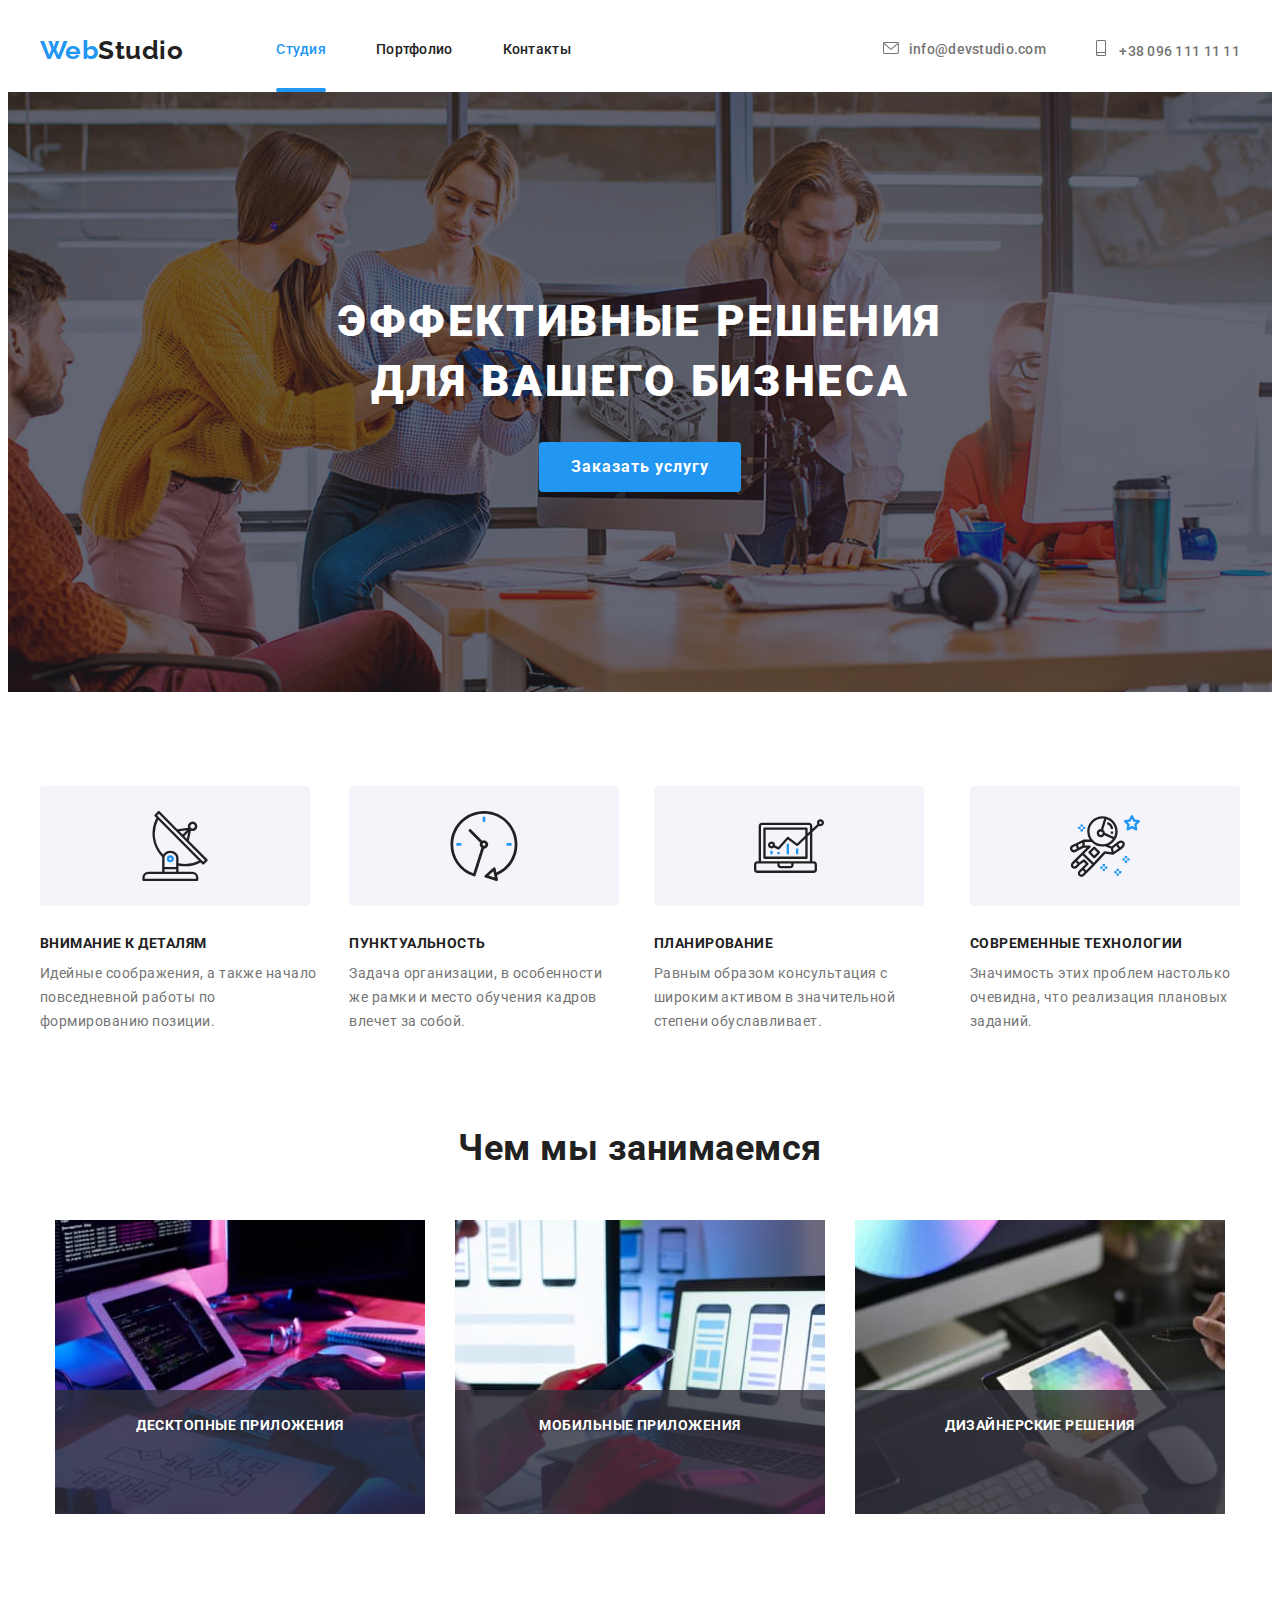
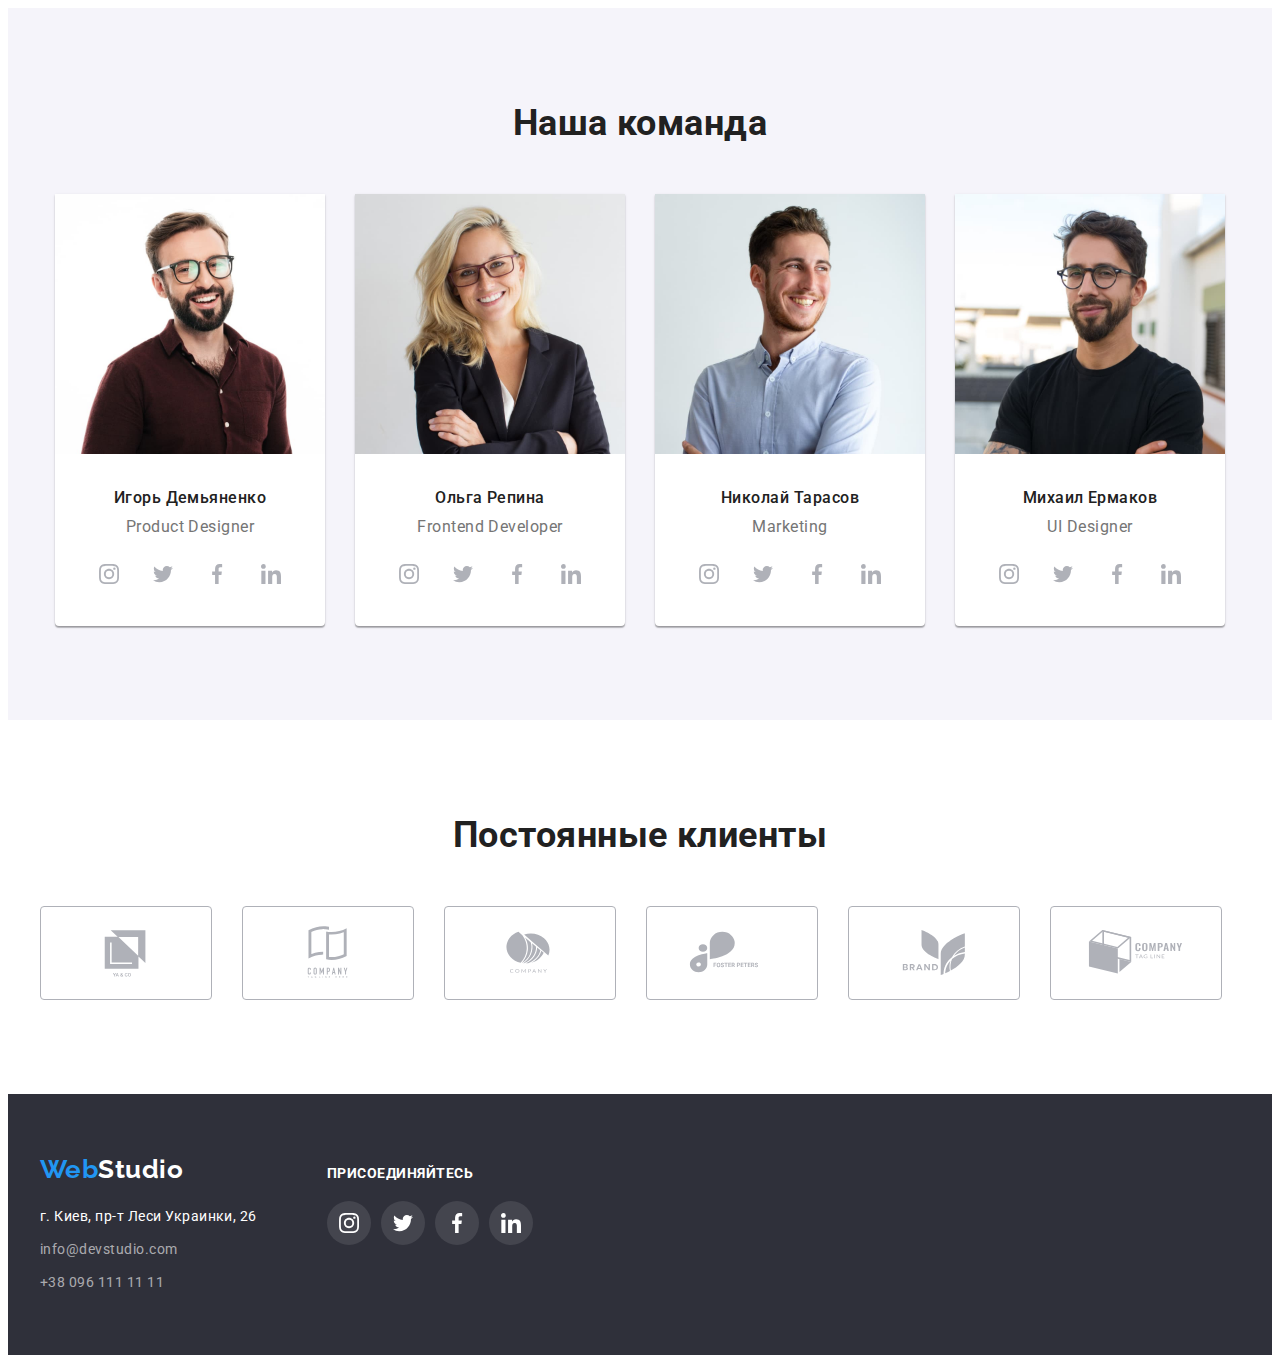
<file: index.html>
<!DOCTYPE html>
<html lang="ru">
  <head>
    <meta charset="UTF-8" />
    <meta http-equiv="X-UA-Compatible" content="IE=edge" />
    <meta name="viewport" content="width=device-width, initial-scale=1.0" />
    <title>Document</title>
    <link
      href="https://fonts.googleapis.com/css2?family=Raleway:wght@700&family=Roboto:wght@400;500;700;900&display=swap"
      rel="stylesheet"
    />
    <link
      rel="stylesheet"
      href="https://cdnjs.cloudflare.com/ajax/libs/modern-normalize/1.1.0/modern-normalize.min.css"
      integrity="sha512-wpPYUAdjBVSE4KJnH1VR1HeZfpl1ub8YT/NKx4PuQ5NmX2tKuGu6U/JRp5y+Y8XG2tV+wKQpNHVUX03MfMFn9Q=="
      crossorigin="anonymous"
      referrerpolicy="no-referrer"
    />
    <link rel="stylesheet" href="./styles/styles.css" />
  </head>
  <body>
    <!--Шапка сайта-->
    <header class="header container">
      <nav class="main-nav">
        <a href="./index.html" lang="en" class="logo link"><span class="accent">Web</span>Studio</a>
        <ul class="site-nav list">
          <li class="item"><a href="./index.html" class="nav-link current link">Студия</a></li>
          <li class="item"><a href="./portofolio.html" class="nav-link link">Портфолио</a></li>
          <li class="item"><a href="" class="nav-link link">Контакты</a></li>
        </ul>
      </nav>
      <ul class="contact-nav list">
        <li class="item">
          <a href="mailto:info@devstudio.com" class="contact-link link"
            ><svg class="header-pic" width="16" height="12">
              <use href="./images/symbol-defs.svg#envelope"></use></svg
            >info@devstudio.com</a
          >
        </li>
        <li class="item">
          <a href="tel:+380961111111" class="contact-link link">
            <svg class="header-pic" width="10" height="16">
              <use href="./images/symbol-defs.svg#smartphone"></use>
            </svg>

            +38 096 111 11 11</a
          >
        </li>
      </ul>
    </header>

    <!--Основная часть нашего сайта-->
    <main>
      <!-- Герой -->
      <section class="hero section">
        <div class="container">
          <h1 class="hero-title">Эффективные решения для вашего бизнеса</h1>
          <button type="button" class="hero-button" data-modal-open>Заказать услугу</button>
        </div>
      </section>

      <!-- Всплывающее окно -->
      <div class="backdrop is-hidden" data-modal>
        <div class="modal">
          <button class="modal-btn" type="button" data-modal-close>
            <svg class="modal-icon">
              <use href="./images/symbol-defs.svg#close"></use>
            </svg>
          </button>
        </div>
      </div>
      <!--Приемущества-->
      <section class="section">
        <div class="container">
          <h2 class="visually-hidden">Наши приемущества</h2>
          <ul class="advantage list">
            <li class="advantage-list">
              <div class="thumb">
                <svg class="advantage-thumb">
                  <use href="./images/symbol-defs.svg#antenna"></use>
                </svg>
              </div>
              <h3 class="section-title">Внимание к деталям</h3>
              <p class="text">
                Идейные соображения, а также начало повседневной работы по формированию позиции.
              </p>
            </li>
            <li class="advantage-list">
              <div class="thumb">
                <svg class="advantage-thumb">
                  <use href="./images/symbol-defs.svg#clock" width="70px" height="70px"></use>
                </svg>
              </div>
              <h3 class="section-title">Пунктуальность</h3>
              <p class="text">
                Задача организации, в особенности же рамки и место обучения кадров влечет за собой.
              </p>
            </li>
            <li class="advantage-list">
              <div class="thumb">
                <svg class="advantage-thumb">
                  <use href="./images/symbol-defs.svg#diagram" width="70px" height="70px"></use>
                </svg>
              </div>
              <h3 class="section-title">Планирование</h3>
              <p class="text">
                Равным образом консультация с широким активом в значительной степени обуславливает.
              </p>
            </li>
            <li class="advantage-list">
              <div class="thumb">
                <svg class="advantage-thumb">
                  <use href="./images/symbol-defs.svg#astronaut" width="70px" height="70px"></use>
                </svg>
              </div>
              <h3 class="section-title">Современные технологии</h3>
              <p class="text">
                Значимость этих проблем настолько очевидна, что реализация плановых заданий.
              </p>
            </li>
          </ul>
        </div>
      </section>
      <!--Чем мы занимаемся-->
      <section class="work-section">
        <div class="container">
          <h2 class="section-title">Чем мы занимаемся</h2>
          <ul class="work-list list">
            <li class="item">
              <div class="work-thumb">
                <img
                  src="./images/close-up-image-programer-working-his-desk-office_1098-18707.jpg.jpg"
                  alt="рабочий процес програмирования"
                  width="370"
                />
                <h3 class="work-title">Десктопные приложения</h3>
              </div>
            </li>
            <li class="item">
              <div class="work-thumb">
                <img
                  src="./images/web-ui-designers-are-developing-application-smartphones-team-creators-is-working-interface-mobile-phones_8119-2713.jpg.jpg"
                  alt="разработка для телефона"
                  width="370"
                />
                <h3 class="work-title">Мобильные приложения</h3>
              </div>
            </li>
            <li class="item">
              <div class="work-thumb">
                <img
                  src="./images/creative-artist-web-design-with-working-colour-selection-graphic-tablet_35674-1119.jpg.jpg"
                  alt="работа с подбором цвета"
                  width="370"
                />
                <h3 class="work-title">Дизайнерские решения</h3>
              </div>
            </li>
          </ul>
        </div>
      </section>
      <!--Наша команда-->
      <section class="section team-section">
        <div class="container">
          <h2 class="section-title">Наша команда</h2>
          <ul class="team list">
            <li class="team-list">
              <img src="./images/demianenko.jpg" alt="Игорь Демьяненко" width="270" />
              <div class="item">
                <h3 class="section-title">Игорь Демьяненко</h3>
                <p lang="en" class="text">Product Designer</p>

                <ul class="social-list list">
                  <li class="social-item">
                    <a class="social-link" href="" target="_blank" rel="nooppener noreferrer">
                      <svg class="link">
                        <use href="./images/symbol-defs.svg#instagram"></use>
                      </svg>
                    </a>
                  </li>
                  <li class="social-item">
                    <a class="social-link" href="" target="_blank" rel="nooppener noreferrer">
                      <svg class="link">
                        <use href="./images/symbol-defs.svg#twitter"></use>
                      </svg>
                    </a>
                  </li>
                  <li class="social-item">
                    <a class="social-link" href="" target="_blank" rel="nooppener noreferrer">
                      <svg class="link">
                        <use href="./images/symbol-defs.svg#facebook"></use>
                      </svg>
                    </a>
                  </li>
                  <li class="social-item">
                    <a class="social-link" href="" target="_blank" rel="noopener noreferrer">
                      <svg class="link">
                        <use href="./images/symbol-defs.svg#linkedin"></use>
                      </svg>
                    </a>
                  </li>
                </ul>
              </div>
            </li>
            <li class="team-list">
              <img src="./images/repina.jpg" alt="Ольга Репина" width="270" />
              <div class="item">
                <h3 class="section-title">Ольга Репина</h3>
                <p lang="en" class="text">Frontend Developer</p>
                <ul class="social-list list">
                  <li class="social-item">
                    <a class="social-link" href="" target="_blank" rel="nooppener noreferrer">
                      <svg class="link">
                        <use href="./images/symbol-defs.svg#instagram"></use>
                      </svg>
                    </a>
                  </li>
                  <li class="social-item">
                    <a class="social-link" href="" target="_blank" rel="nooppener noreferrer">
                      <svg class="link">
                        <use href="./images/symbol-defs.svg#twitter"></use>
                      </svg>
                    </a>
                  </li>
                  <li class="social-item">
                    <a class="social-link" href="" target="_blank" rel="nooppener noreferrer">
                      <svg class="link">
                        <use href="./images/symbol-defs.svg#facebook"></use>
                      </svg>
                    </a>
                  </li>
                  <li class="social-item">
                    <a class="social-link" href="" target="_blank" rel="noopener noreferrer">
                      <svg class="link">
                        <use href="./images/symbol-defs.svg#linkedin"></use>
                      </svg>
                    </a>
                  </li>
                </ul>
              </div>
            </li>
            <li class="team-list">
              <img src="./images/tarasov.jpg" alt="Николай Тарасов" width="270" />
              <div class="item">
                <h3 class="section-title">Николай Тарасов</h3>
                <p lang="en" class="text">Marketing</p>

                <ul class="social-list list">
                  <li class="social-item">
                    <a class="social-link" href="" target="_blank" rel="nooppener noreferrer">
                      <svg class="link">
                        <use href="./images/symbol-defs.svg#instagram"></use>
                      </svg>
                    </a>
                  </li>
                  <li class="social-item">
                    <a class="social-link" href="" target="_blank" rel="nooppener noreferrer">
                      <svg class="link">
                        <use href="./images/symbol-defs.svg#twitter"></use>
                      </svg>
                    </a>
                  </li>
                  <li class="social-item">
                    <a class="social-link" href="" target="_blank" rel="nooppener noreferrer">
                      <svg class="link">
                        <use href="./images/symbol-defs.svg#facebook"></use>
                      </svg>
                    </a>
                  </li>
                  <li class="social-item">
                    <a class="social-link" href="" target="_blank" rel="noopener noreferrer">
                      <svg class="link">
                        <use href="./images/symbol-defs.svg#linkedin"></use>
                      </svg>
                    </a>
                  </li>
                </ul>
              </div>
            </li>
            <li class="team-list">
              <img src="./images/ermakov.jpg" alt="" width="270" />
              <div class="item">
                <h3 class="section-title">Михаил Ермаков</h3>
                <p lang="en" class="text">UI Designer</p>
                <ul class="social-list list">
                  <li class="social-item">
                    <a class="social-link" href="" target="_blank" rel="nooppener noreferrer">
                      <svg class="link">
                        <use href="./images/symbol-defs.svg#instagram"></use>
                      </svg>
                    </a>
                  </li>
                  <li class="social-item">
                    <a class="social-link" href="" target="_blank" rel="nooppener noreferrer">
                      <svg class="link">
                        <use href="./images/symbol-defs.svg#twitter"></use>
                      </svg>
                    </a>
                  </li>
                  <li class="social-item">
                    <a class="social-link" href="" target="_blank" rel="nooppener noreferrer">
                      <svg class="link">
                        <use href="./images/symbol-defs.svg#facebook"></use>
                      </svg>
                    </a>
                  </li>
                  <li class="social-item">
                    <a class="social-link" href="" target="_blank" rel="noopener noreferrer">
                      <svg class="link">
                        <use href="./images/symbol-defs.svg#linkedin"></use>
                      </svg>
                    </a>
                  </li>
                </ul>
              </div>
            </li>
          </ul>
        </div>
      </section>
      <!-- Постоянные клиенты -->
      <section class="section">
        <div class="container">
          <h2 class="section-title">Постоянные клиенты</h2>
          <ul class="clients-list list">
            <li class="clients-item">
              <a class="clients-link" href="" rel="noopener noreferrer" target="_blank">
                <svg class="clients-pic">
                  <use href="./images/symbol-defs.svg#logo1"></use>
                </svg>
              </a>
            </li>
            <li class="clients-item">
              <a class="clients-link" href="" rel="noopener noreferrer" target="_blank">
                <svg class="clients-pic">
                  <use href="./images/symbol-defs.svg#logo2"></use>
                </svg>
              </a>
            </li>
            <li class="clients-item">
              <a class="clients-link" href="" rel="noopener noreferrer" target="_blank">
                <svg class="clients-pic">
                  <use href="./images/symbol-defs.svg#logo3"></use>
                </svg>
              </a>
            </li>
            <li class="clients-item">
              <a class="clients-link" href="" rel="noopener noreferrer" target="_blank">
                <svg class="clients-pic">
                  <use href="./images/symbol-defs.svg#logo4"></use>
                </svg>
              </a>
            </li>
            <li class="clients-item">
              <a class="clients-link" href="" rel="noopener noreferrer" target="_blank">
                <svg class="clients-pic">
                  <use href="./images/symbol-defs.svg#logo5"></use>
                </svg>
              </a>
            </li>
            <li class="clients-item">
              <a class="clients-link" href="" rel="noopener noreferrer" target="_blank">
                <svg class="clients-pic">
                  <use href="./images/symbol-defs.svg#logo6"></use>
                </svg>
              </a>
            </li>
          </ul>
        </div>
      </section>
    </main>
    <!--Подвал-->
    <footer class="footer">
      <div class="footer-container container">
        <div>
          <a href="./index.html" lang="en" class="footer-logo logo link"
            ><span class="footer-accent">Web</span>Studio</a
          >
          <address class="address">
            <p class="text">г. Киев, пр-т Леси Украинки, 26</p>
            <ul class="address-list list">
              <li class="item">
                <a href="mailto:info@devstudio.com" class="address-contact text link"
                  >info@devstudio.com</a
                >
              </li>
              <li class="item">
                <a href="tel:+380961111111" class="address-contact text link">+38 096 111 11 11</a>
              </li>
            </ul>
          </address>
        </div>
        <div class="footer-content">
          <h2 class="footer-title">присоединяйтесь</h2>
          <ul class="footer-list list">
            <li class="footer-item">
              <a class="footer-link" href="" rel="noreferrer nopoener" target="_blank">
                <svg class="link">
                  <use href="./images/symbol-defs.svg#instagram"></use>
                </svg>
              </a>
            </li>
            <li class="footer-item">
              <a class="footer-link" href="" rel="noreferrer nopoener" target="_blank">
                <svg class="link">
                  <use href="./images/symbol-defs.svg#twitter"></use>
                </svg>
              </a>
            </li>
            <li class="footer-item">
              <a class="footer-link" href="" rel="noreferrer nopoener" target="_blank">
                <svg class="link">
                  <use href="./images/symbol-defs.svg#facebook"></use>
                </svg>
              </a>
            </li>
            <li class="footer-item">
              <a class="footer-link" href="" rel="noreferrer nopoener" target="_blank">
                <svg class="link">
                  <use href="./images/symbol-defs.svg#linkedin"></use>
                </svg>
              </a>
            </li>
          </ul>
        </div>
      </div>
    </footer>
    <script src="./js/modal.js"></script>
  </body>
</html>
</file>
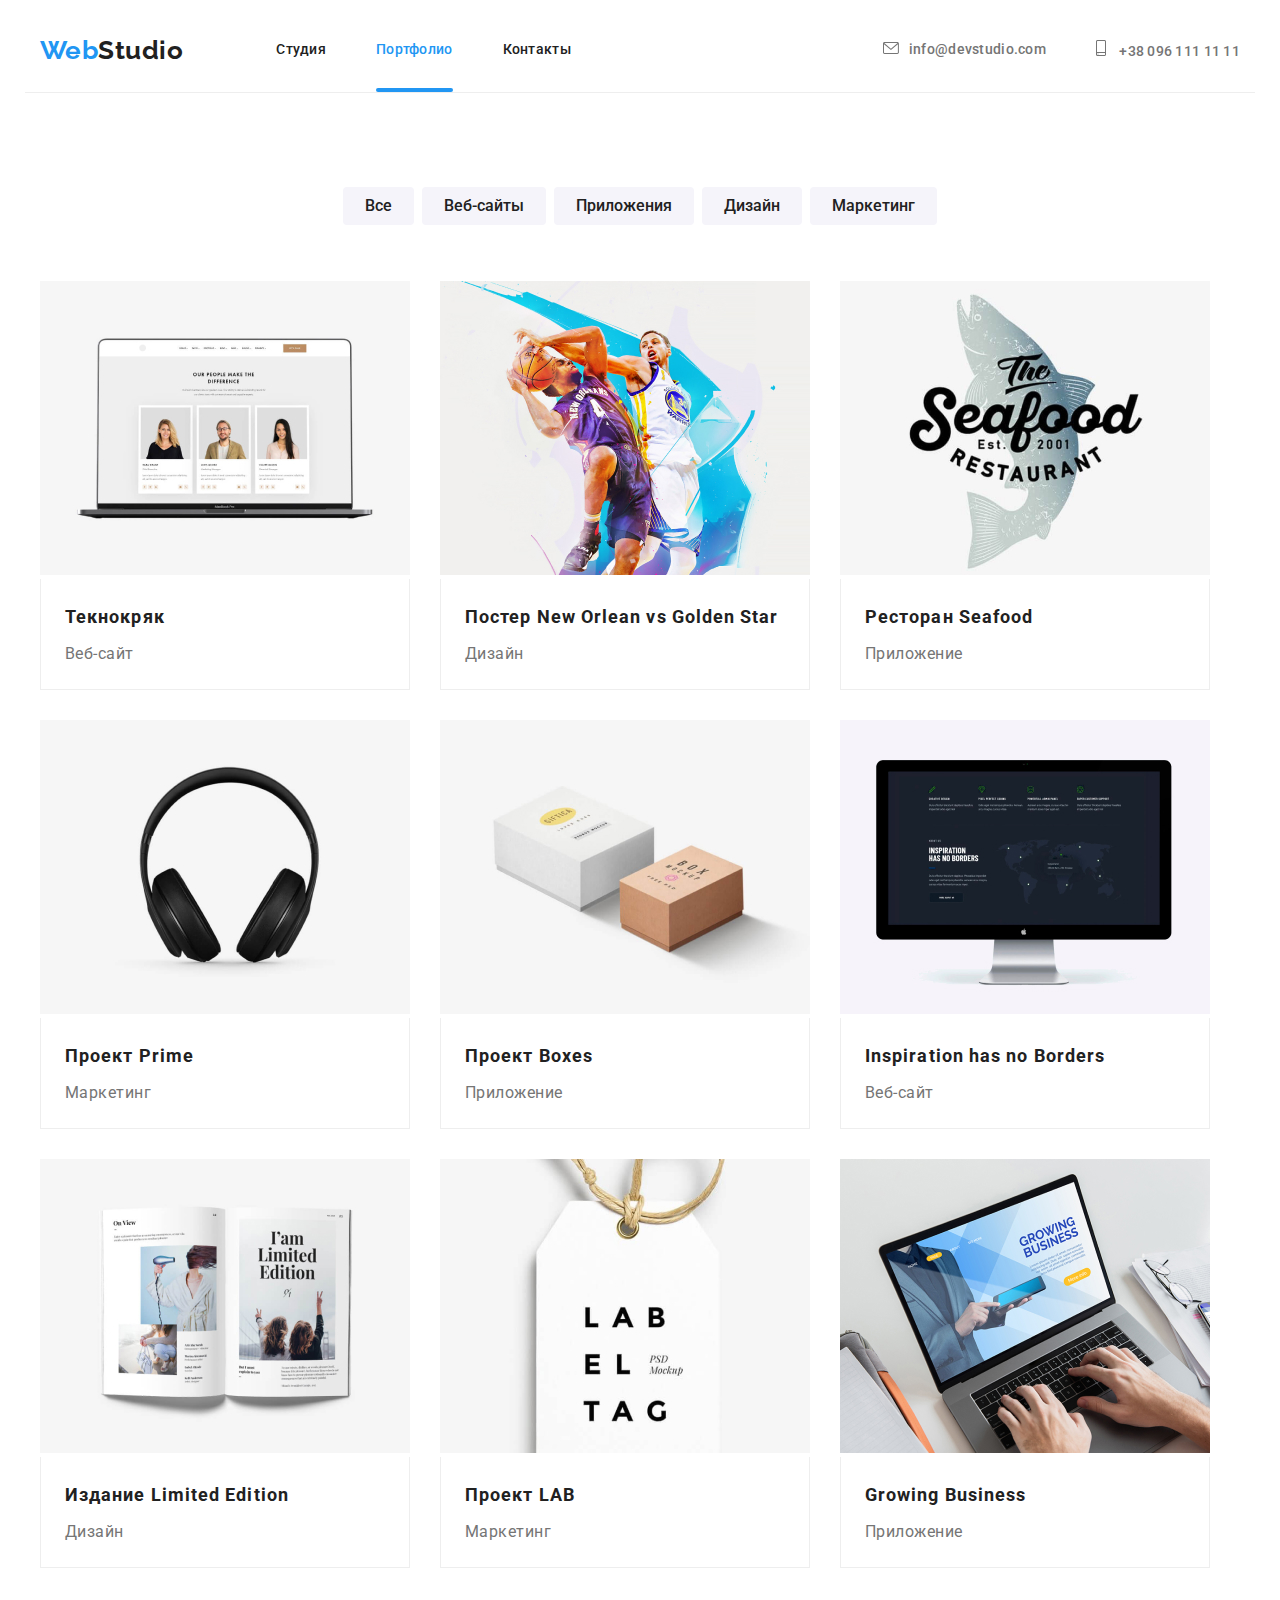
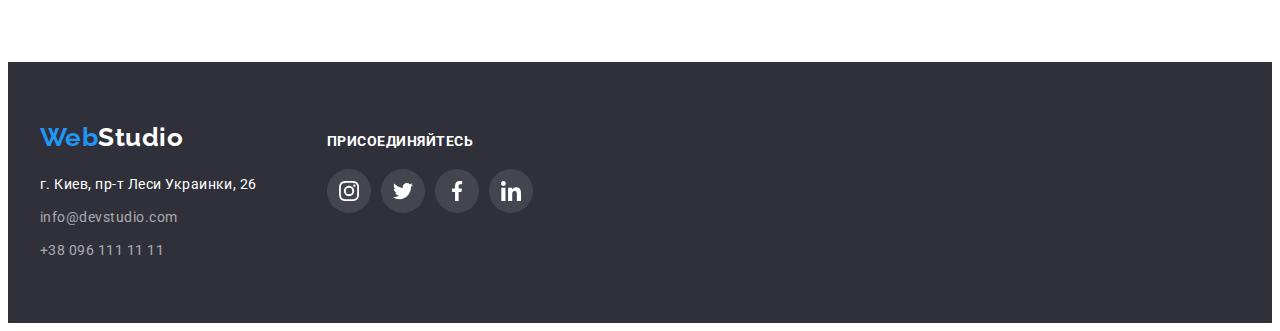
<file: portofolio.html>
<!DOCTYPE html>
<html lang="en">
  <head>
    <meta charset="UTF-8" />
    <meta http-equiv="X-UA-Compatible" content="IE=edge" />
    <meta name="viewport" content="width=device-width, initial-scale=1.0" />
    <title>Document</title>
    <link
      href="https://fonts.googleapis.com/css2?family=Raleway:wght@700&family=Roboto:wght@400;500;700;900&display=swap"
      rel="stylesheet"
    />
    <link
      rel="stylesheet"
      href="https://cdnjs.cloudflare.com/ajax/libs/modern-normalize/1.1.0/modern-normalize.min.css"
      integrity="sha512-wpPYUAdjBVSE4KJnH1VR1HeZfpl1ub8YT/NKx4PuQ5NmX2tKuGu6U/JRp5y+Y8XG2tV+wKQpNHVUX03MfMFn9Q=="
      crossorigin="anonymous"
      referrerpolicy="no-referrer"
    />
    <link rel="stylesheet" href="./styles/styles.css" />
  </head>
  <body>
    <!--шапка-->
    <header class="header portfolio-header container">
      <nav class="main-nav">
        <a href="./index.html" lang="en" class="logo link"><span class="accent">Web</span>Studio</a>
        <ul class="site-nav list">
          <li class="item"><a href="./index.html" class="nav-link link">Студия</a></li>
          <li class="item">
            <a href="./portofolio.html" class="nav-link current link">Портфолио</a>
          </li>
          <li class="item"><a href="" class="nav-link link">Контакты</a></li>
        </ul>
      </nav>
      <ul class="contact-nav list">
        <li class="item">
          <a href="mailto:info@devstudio.com" class="contact-link link"
            ><svg class="header-pic" width="16" height="12">
              <use href="./images/symbol-defs.svg#envelope"></use></svg
            >info@devstudio.com</a
          >
        </li>
        <li class="item">
          <a href="tel:+380961111111" class="contact-link link">
            <svg class="header-pic" width="10" height="16">
              <use href="./images/symbol-defs.svg#smartphone"></use>
            </svg>

            +38 096 111 11 11</a
          >
        </li>
      </ul>
    </header>

    <main>
      <section class="section">
        <div class="container">
          <h1 class="visually-hidden">Портфолио</h1>
          <ul class="portfolio-list list">
            <li class="item"><button type="button" class="portfolio-button">Все</button></li>
            <li class="item"><button type="button" class="portfolio-button">Веб-сайты</button></li>
            <li class="item"><button type="button" class="portfolio-button">Приложения</button></li>
            <li class="item"><button type="button" class="portfolio-button">Дизайн</button></li>
            <li class="item"><button type="button" class="portfolio-button">Маркетинг</button></li>
          </ul>

          <ul class="portfolio list">
            <li class="item">
              <a class="portfolio-link link" href="" rel="noopener noreferrer">
                <div class="portfolio-thumb">
                  <img
                    src="./images/notebook.jpg"
                    alt="ноутбук на котором карточки людей"
                    width="370"
                    height="294"
                  />
                  <p class="text-thumb">
                    Ресурс предлагает комплексные предложения с разным уровнем функционала и
                    сервисов. Все это позволит посетителю получить исчерпывающие сведения о компании
                    или частном лице.
                  </p>
                </div>
                <div class="portfolio-item">
                  <h2 class="portfolio-title">Текнокряк</h2>
                  <p class="portfolio-text">Веб-сайт</p>
                </div>
              </a>
            </li>
            <li class="item">
              <a class="portfolio-link link" href="" rel="noopener noreferrer">
                <div class="portfolio-thumb">
                  <img
                    src="./images/posterneworlean.jpg"
                    alt="два баскетболиста борються за мяч"
                    width="370"
                    height="294"
                  />
                  <p class="text-thumb">
                    Ресурс предлагает комплексные предложения с разным уровнем функционала и
                    сервисов. Все это позволит посетителю получить исчерпывающие сведения о компании
                    или частном лице.
                  </p>
                </div>
                <div class="portfolio-item">
                  <h2 class="portfolio-title">Постер New Orlean vs Golden Star</h2>
                  <p class="portfolio-text">Дизайн</p>
                </div>
              </a>
            </li>
            <li class="item">
              <a class="portfolio-link link" href="" rel="noopener noreferrer">
                <div class="portfolio-thumb">
                  <img
                    src="./images/seaafood.jpg"
                    alt="логотип ресторана seafood"
                    width="370"
                    height="294"
                  />
                  <p class="text-thumb">
                    Ресурс предлагает комплексные предложения с разным уровнем функционала и
                    сервисов. Все это позволит посетителю получить исчерпывающие сведения о компании
                    или частном лице.
                  </p>
                </div>
                <div class="portfolio-item">
                  <h2 class="portfolio-title">Ресторан Seafood</h2>
                  <p class="portfolio-text">Приложение</p>
                </div>
              </a>
            </li>

            <li class="item">
              <a class="portfolio-link link" href="" rel="noopener noreferrer">
                <div class="portfolio-thumb">
                  <img src="./images/headphone.jpg" alt="наушники" width="370" height="294" />
                  <p class="text-thumb">
                    Ресурс предлагает комплексные предложения с разным уровнем функционала и
                    сервисов. Все это позволит посетителю получить исчерпывающие сведения о компании
                    или частном лице.
                  </p>
                </div>
                <div class="portfolio-item">
                  <h2 class="portfolio-title">Проект Prime</h2>
                  <p class="portfolio-text">Маркетинг</p>
                </div>
              </a>
            </li>
            <li class="item">
              <a class="portfolio-link link" href="" rel="noopener noreferrer">
                <div class="portfolio-thumb">
                  <img src="./images/boxes.jpg" alt="две коробки" width="370" height="294" />
                  <p class="text-thumb">
                    Ресурс предлагает комплексные предложения с разным уровнем функционала и
                    сервисов. Все это позволит посетителю получить исчерпывающие сведения о компании
                    или частном лице.
                  </p>
                </div>
                <div class="portfolio-item">
                  <h2 class="portfolio-title">Проект Boxes</h2>
                  <p class="portfolio-text">Приложение</p>
                </div>
              </a>
            </li>
            <li class="item">
              <a class="portfolio-link link" href="" rel="noopener noreferrer">
                <div class="portfolio-thumb">
                  <img src="./images/monitor.jpg" alt="монитор" width="370" height="294" />
                  <p class="text-thumb">
                    Ресурс предлагает комплексные предложения с разным уровнем функционала и
                    сервисов. Все это позволит посетителю получить исчерпывающие сведения о компании
                    или частном лице.
                  </p>
                </div>
                <div class="portfolio-item">
                  <h2 class="portfolio-title">Inspiration has no Borders</h2>
                  <p class="portfolio-text">Веб-сайт</p>
                </div>
              </a>
            </li>
            <li class="item">
              <a class="portfolio-link link" href="" rel="noopener noreferrer">
                <div class="portfolio-thumb">
                  <img
                    src="./images/limitededition.jpg"
                    alt="лимитирование издание"
                    width="370"
                    height="294"
                  />
                  <p class="text-thumb">
                    Ресурс предлагает комплексные предложения с разным уровнем функционала и
                    сервисов. Все это позволит посетителю получить исчерпывающие сведения о компании
                    или частном лице.
                  </p>
                </div>
                <div class="portfolio-item">
                  <h2 class="portfolio-title">Издание Limited Edition</h2>
                  <p class="portfolio-text">Дизайн</p>
                </div>
              </a>
            </li>
            <li class="item">
              <a class="portfolio-link link" href="" rel="noopener noreferrer">
                <div class="portfolio-thumb">
                  <img src="./images/lab.jpg" alt="бирка" width="370" height="294" />
                  <p class="text-thumb">
                    Ресурс предлагает комплексные предложения с разным уровнем функционала и
                    сервисов. Все это позволит посетителю получить исчерпывающие сведения о компании
                    или частном лице.
                  </p>
                </div>
                <div class="portfolio-item">
                  <h2 class="portfolio-title">Проект LAB</h2>
                  <p class="portfolio-text">Маркетинг</p>
                </div>
              </a>
            </li>
            <li class="item">
              <a class="portfolio-link link" href="" rel="noopener noreferrer">
                <div class="portfolio-thumb">
                  <img
                    src="./images/growingbusines.jpg"
                    alt="работа на ноутбуке"
                    width="370"
                    height="294"
                  />
                  <p class="text-thumb">
                    Ресурс предлагает комплексные предложения с разным уровнем функционала и
                    сервисов. Все это позволит посетителю получить исчерпывающие сведения о компании
                    или частном лице.
                  </p>
                </div>
                <div class="portfolio-item">
                  <h2 class="portfolio-title">Growing Business</h2>
                  <p class="portfolio-text">Приложение</p>
                </div>
              </a>
            </li>
          </ul>
        </div>
      </section>
    </main>

    <!--footer-->
    <footer class="footer">
      <div class="footer-container container">
        <div>
          <a href="./index.html" lang="en" class="footer-logo logo link"
            ><span class="footer-accent">Web</span>Studio</a
          >
          <address class="address">
            <p class="text">г. Киев, пр-т Леси Украинки, 26</p>
            <ul class="address-list list">
              <li class="item">
                <a href="mailto:info@devstudio.com" class="address-contact text link"
                  >info@devstudio.com</a
                >
              </li>
              <li class="item">
                <a href="tel:+380961111111" class="address-contact text link">+38 096 111 11 11</a>
              </li>
            </ul>
          </address>
        </div>
        <div class="footer-content">
          <h2 class="footer-title">присоединяйтесь</h2>
          <ul class="footer-list list">
            <li class="footer-item">
              <a class="footer-link" href="" rel="noreferrer nopoener" target="_blank">
                <svg class="link">
                  <use href="./images/symbol-defs.svg#instagram"></use>
                </svg>
              </a>
            </li>
            <li class="footer-item">
              <a class="footer-link" href="" rel="noreferrer nopoener" target="_blank">
                <svg class="link">
                  <use href="./images/symbol-defs.svg#twitter"></use>
                </svg>
              </a>
            </li>
            <li class="footer-item">
              <a class="footer-link" href="" rel="noreferrer nopoener" target="_blank">
                <svg class="link">
                  <use href="./images/symbol-defs.svg#facebook"></use>
                </svg>
              </a>
            </li>
            <li class="footer-item">
              <a class="footer-link" href="" rel="noreferrer nopoener" target="_blank">
                <svg class="link">
                  <use href="./images/symbol-defs.svg#linkedin"></use>
                </svg>
              </a>
            </li>
          </ul>
        </div>
      </div>
    </footer>
  </body>
</html>
</file>
<file: styles/styles.css>
/* голубой цвет #2196F3; */
/* черный цвет #212121*/
/* серый цвет #757575*/
/* белый цвет #FFFFFF*/

:root{
    --title-text-color: #212121;
    --primary-text-color: #757575;
    --accent-color: #2196F3;
    --white-color: #FFFFFF;
    --basic-background-color: #2F303A;
    --secondary-background-color: #F5F4FA;
    --secondary-text-color:rgba(255, 255, 255, 0.6);
    --border-color: #EEEEEE;
    --link-logo-color: #AFB1B8;
    --transition-cubic: cubic-bezier(0.4, 0, 0.2, 1);
}

body{
    color:var(--primary-text-color);
    background-color: var(--white-color);
    font-family: Roboto, sans-serif;
    letter-spacing: 0.03em;
}
/* скрываем заголовки */
.visually-hidden {
    position: absolute;
    width: 1px;
    height: 1px;
    margin: -1px;
    border: 0;
    padding: 0;

    white-space: nowrap;
    clip-path: inset(100%);
    clip: rect(0 0 0 0);
    overflow: hidden;
}
 /*Убирает подчеркивание с ссылок*/
.link{
    text-decoration: none;

}
/*Убираем точку в списке*/
.list{
    list-style: none;
    margin-top: 0;
    margin-bottom: 0;
    padding-left: 0;
}

.container{
    width: 1200px;
    margin: 0 auto;
    padding: 0 15px;
}
/* Шапка сайта*/

.header{
    display: flex;
    align-items: center;
    justify-content: space-between;
}

.portfolio-header{
    border-bottom: 1px solid var(--border-color);
} 
.main-nav{
    display: flex;
    align-items: center;
}

.logo {
    margin-right: 93px;
    color:var(--title-text-color);
    font-family: Raleway;
        font-weight: 700;
        font-size: 26px;
        line-height: 1.19;
}
.logo .accent{
    color:var(--accent-color);
}

/* навигация на другие страницы*/
.site-nav{
    display: flex;
}

.contact-nav{
    display: flex;
    align-items: center;
}

.site-nav .nav-link,
.contact-nav .contact-link{
    position: relative;
    display: block;
    padding-top: 32px;
    padding-bottom: 32px;
    color:var(--title-text-color);
        font-weight: 500;
        font-size: 14px;
        line-height: 1.14;
        letter-spacing: 0.02em;
    
    transition: color 250ms var(--transition-cubic);
}
.site-nav .item:not(:last-child),
.contact-nav .item:not(:last-child){
    margin-right: 50px;
}

.site-nav .nav-link::after{
    content: '';
    position: absolute;
    left: 0;
    bottom: -2px;

    transform: scaleX(0);

    height: 4px;
    width: 100%;
    border-radius: 2px;
    background-color: var(--accent-color);
    transition: transform 250ms var(--transition-cubic);

}

.site-nav .nav-link:focus,
.nav-link:hover {
    color:var(--accent-color);
}
.site-nav .nav-link:hover::after{
    transform: scaleX(1);
}

.site-nav .nav-link.current{
    position: relative;
    color: var(--accent-color);
}

.site-nav .nav-link.current::after{
    content: '';
    position: absolute;
    left: 0;
    bottom: 0;
    transform: translate(0, 50%);
    height: 4px;
    width: 100%;
    border-radius: 2px;
    background-color: var(--accent-color);
}

/*связаться*/
.contact-nav .contact-link{
    color:var(--primary-text-color);
    transition: color 250ms var(--transition-cubic);
}

.contact-nav .contact-link:hover,
.contact-link:focus{
    color:var(--accent-color);
}

.section{
    padding-top: 94px;
    padding-bottom: 94px;
}

.header-pic{
    margin-right: 10px;
    fill: currentColor;
}

/* main */
/*Hero*/
.hero{
     max-width: 1600px;
    margin-left: auto;
    margin-right: auto;
    background-color:var(--basic-background-color);
    background-image:linear-gradient(to right, rgba(47, 48, 58, 0.4), rgba(47, 48, 58, 0.4)), url(../images/hero.jpg);
    background-repeat: no-repeat;
    background-position: center;
    background-size: cover;
   
    text-align: center;
    padding-top: 200px;
    padding-bottom: 200px;
}
.hero-title{
    width: 694px;
    margin-top: 0;
    margin-bottom: 30px;
    margin-left: auto;
    margin-right: auto;

    color: var(--white-color);
    font-weight: 900;
    font-size: 44px;
    line-height: 1.36;
    text-align: center;
    letter-spacing: 0.06em;
    text-transform: uppercase;
}
.hero-button{
    display: inline-block;
    padding: 10px 32px;
    border-radius: 4px;
    border: 0;
    min-width: 136px;
    cursor: pointer;
    background-color: var(--accent-color);
    color:var(--white-color);
    font-family: inherit;
    font-weight: 700;
    font-size: 16px;
    line-height: 1.88;
    letter-spacing: 0.06em;

    transition: text-decoration 250ms var(--transition-cubic);
}

.hero-button:hover, .hero-button:focus{
    text-decoration: underline;
}

/* Всплывающее окно */

.backdrop{
    position: fixed;
    top: 0;
    left: 0;
    width: 100%;
    height: 100%;
    background-color: rgba(0, 0, 0, 0.2);
    opacity: 1;
    transition: opacity 250ms var(--transition-cubic),
    visability 250ms var(--transition-cubic);
}

.backdrop.is-hidden{
    opacity: 0;
    pointer-events: none;
    visibility: hidden;
}

.backdrop .modal{
    position: absolute;
    top: 50%;
    left: 50%;
    transform: translate(-50%, -50%);
    display: flex;
    min-height: 581px;
    min-width: 528px;
    background-color: var(--white-color);
}

.modal-btn{
    display: flex;
    justify-content: center;
    align-items: center;
    margin-top: 8px;
    margin-right: 8px;
    margin-left: 490px;
    width: 30px;
    height: 30px;
    border-radius: 50%;
    border: 1px solid rgba(0, 0, 0, 0.1);
    background-color: var(--white-color);
    cursor: pointer;
}

.modal-icon{
    width: 11px;
    height: 11px;
    fill: currentColor;
}

.modal-btn:hover,
.modal-btn:focus{
    color: var(--accent-color);
    border: 1px solid var(--accent-color);
}

/* Цвет заголовков*/
.section-title{
    margin-top: 0;
    margin-bottom: 50px;
    color:var(--title-text-color);
    font-weight: 700;
    font-size: 36px;
    line-height: 1.17;
    text-align: center;
}

/*приемущества*/
.advantage{
    display: flex;
}
.advantage .advantage-list:not(:last-child){
    margin-right: 30px;
}

.advantage-list .thumb{
    display: flex;
    justify-content: center;
    align-items: center;
    width: 270px;
    height: 120px;
    border-radius: 4px;
    margin-bottom: 30px;
    background-color: var(--secondary-background-color);
    
}

.advantage-thumb{
    width: 70px;
    height: 70px;
    fill: currentColor;
}

.advantage-list .section-title{
    margin-bottom: 10px;
    color: var(--title-text-color);
    font-weight: 700;
    font-size: 14px;
    line-height: 1.14;
    text-transform: uppercase;
    text-align: start;
}
.advantage-list .text{
    margin-top: 0;
    margin-bottom: 0;
    font-size: 14px;
    line-height: 1.71;
}
/* Чем мы занимаемся */
.work-section{
    padding-bottom: 94px;
}
.work-list{
    display: flex;
    justify-content: center;
}
.work-list .item:not(:last-child){
    margin-right: 30px;
}

.work-thumb{
    position: relative;
    width: 370px;
    height: 294px;
}

.work-title{
    position: absolute;
    left: 0;
    bottom: 0;
    width: 100%;
    height: 70px;

    margin: 0;
    padding-top: 27px;
    padding-bottom: 27px;

    font-style: normal;
    font-weight: 700;
    font-size: 14px;
    line-height: 16px;

    text-align: center;
    text-transform: uppercase;
    color: var(--white-color);
    background-color: rgba(47, 48, 58, 0.8);
}

/*Team*/
.team-section{
    background-color: var(--secondary-background-color);
    font-size: 16px;
    line-height: 1.19;
    text-align: center;
}
.team{
    display: flex;
    justify-content: center;
}
.team .team-list:not(:last-child){
    margin-right: 30px;
}

.team .team-list{
    background-color: var(--white-color);
    box-shadow: 0px 1px 3px rgba(0, 0, 0, 0.12), 0px 1px 1px rgba(0, 0, 0, 0.14), 0px 2px 1px rgba(0, 0, 0, 0.2);
    border-radius: 0px 0px 4px 4px;
}

.team-list .item{
    padding-top: 30px;
    padding-bottom: 30px;
}

.team-list .section-title{
    margin-bottom: 10px;
    font-weight: 500;
    font-size: 16px;
    line-height: 1.19;
}
.team-list .text{
    margin-top: 0;
    margin-bottom: 16px;
}

/* Список соц. сетей */
.social-list{
    display: flex;
    justify-content: center;
}
.social-list .social-item:not(:last-child){
    margin-right: 10px;
}

.social-link, .footer-link{
    display: flex;
    padding: 0;
    width: 44px;
    height: 44px;
    align-items: center;
    justify-content: center;
    border-radius: 50%;
    color: var(--link-logo-color);

    transition: color 250ms var(--transition-cubic), 
    background-color 250ms var(--transition-cubic);
    
}

.social-link .link, .footer-link .link{
    width: 20px;
    height: 20px;
    padding: 0;
    fill: currentColor;
}
.social-list .social-link:hover,
.social-list .social-link:focus{
    color: var(--white-color);
    background-color: var(--accent-color);
}

/* Наши клиенты */

.clients-list{
    display: flex;
}


.clients-item:not(:last-child) {
    margin-right: 30px;
}

.clients-link{
    display: flex;
    width: 170px;
    height: 92px;
    border-radius: 4px;
    justify-content: center;
    align-items: center;
    padding: 0;
    border: 1px solid #AFB1B8;
    color: var(--link-logo-color);

    transition: color 250ms var(--transition-cubic), 
    border-color 250ms var(--transition-cubic);
}

.clients-item .clients-pic{
    width: 106px;
    height: 60px; 
    padding: 0;
    fill: currentColor;
}

.clients-link:hover,
.clients-link:focus{
    color: var(--accent-color);
    border-color: var(--accent-color);
}

/*footer*/
.footer{
    padding-top: 60px;
    padding-bottom: 60px;
    background-color:var(--basic-background-color);
}
.footer-container{
    display: flex;
    align-items: baseline;
}

.footer-logo{
    display: inline-block;
    margin-bottom: 20px;
    margin-right: 0;
    color:var(--white-color);
}
.footer-logo .footer-accent{
    color:var(--accent-color)
}
.address-list .item{
    margin-top: 9px;
}

.address .text{
    display: inline-block;
    margin-top: 0;
    margin-bottom: 0;
    font-style: normal;
    font-size: 14px;
    line-height: 1.71;
    color: var(--white-color);
}

.footer .address-contact.text{
    color:var(--secondary-text-color);
}

.footer-content{
    margin-left: 70px;
    color: var(--white-color);
}

.footer-title{
    margin-top: 0;
    margin-bottom: 0;
    text-transform: uppercase;
    font-family: Roboto;
    font-weight: 700;
    font-size: 14px;
}

.footer-list{
    display: flex;
    margin-top: 20px;
} 

.footer-link{
    color: var(--white-color);
    background-color: rgba(255, 255, 255, 0.1);
}

.footer-list .footer-item:not(:last-child){
    margin-right: 10px;
}


.footer-list .footer-link:hover,
.footer-list .footer-link:focus{
    background-color: var(--accent-color);
}

/* PORTFOLIO */

.portfolio-list{
    display: flex;
    justify-content: center;
    margin-bottom: 56px;
}
.portfolio-list .item:not(:last-child){
    margin-right: 8px;
}

/*Дизайн кнопок на портфолио*/
.section .portfolio-button{
    display: inline-block;
    border-radius: 4px;
    padding: 6px 22px;
    border: 0;
    cursor: pointer;
    color:var(--title-text-color);
    background-color:var(--secondary-background-color);
    font-family: inherit;
    font-weight: 500;
    font-size: 16px;
    line-height: 1.62;
    text-align: center;

    transition: color 250ms var(--transition-cubic),
    background-color 250ms var(--transition-cubic),
    box-shadow 250ms var(--transition-cubic);
}

.section .portfolio-button:hover,
.portfolio-button:focus{
    color: var(--white-color);
    background-color:var(--accent-color);
    box-shadow: 0px 3px 1px rgba(0, 0, 0, 0.1), 0px 1px 2px rgba(0, 0, 0, 0.08), 0px 2px 2px rgba(0, 0, 0, 0.12);
}

.portfolio{
    display: flex;
    flex-wrap: wrap;
    width: 370;
}

.portfolio .item:not(:nth-of-type(3n)){
    margin-right: 30px;
}
.portfolio .item:not(:nth-last-child(-n + 3)){
    margin-bottom: 30px;
}
  
.portfolio-item {
    padding-top: 20px;
    padding-bottom: 20px;
    padding-right: 24px;
    padding-left: 24px;
    border-left: 1px solid var(--border-color);
    border-right: 1px solid var(--border-color);
    border-bottom: 1px solid var(--border-color);
}

.portfolio-title{
    margin-top: 0;
    margin-bottom: 4px;
    color: var(--title-text-color);
    font-weight: 700;
    font-size: 18px;
    line-height: 2.0;
    letter-spacing: 0.06em;
}

.portfolio-link{
    display: inline-block;
    transition: box-shadow 250ms var(--transition-cubic);
}

.portfolio-link:hover,
.portfolio-link:focus,
.portfolio-link:hover .text-thumb,
.portfolio-link:focus .text-thumb
{
    transform: translateY(0);
    box-shadow: 0px 1px 1px rgba(0, 0, 0, 0.12), 0px 4px 4px rgba(0, 0, 0, 0.06), 1px 4px 6px rgba(0, 0, 0, 0.16);
}

.portfolio-text{
    margin-top: 0;
    margin-bottom: 0;
    line-height: 1.88;
    color: var(--primary-text-color);
}

.portfolio-link .portfolio-thumb{
    position: relative;
    overflow: hidden;
    
}

.portfolio-link .text-thumb{
    position: absolute;
    left: 0;
    top: 0;
    width: 100%;
    height: 100%;
    margin: 0;
    padding-top: 63px;
    padding-bottom: 63px;
    padding-left: 24px;
    padding-right: 24px;
    transform: translateY(100%);

    font-weight: 400;
    font-size: 18px;
    line-height: 1.56;
    
    color: var(--white-color);
    background-color: rgba(33, 150, 243, 0.9);

    transition: transform 250ms var(--transition-cubic);

}
</file>
